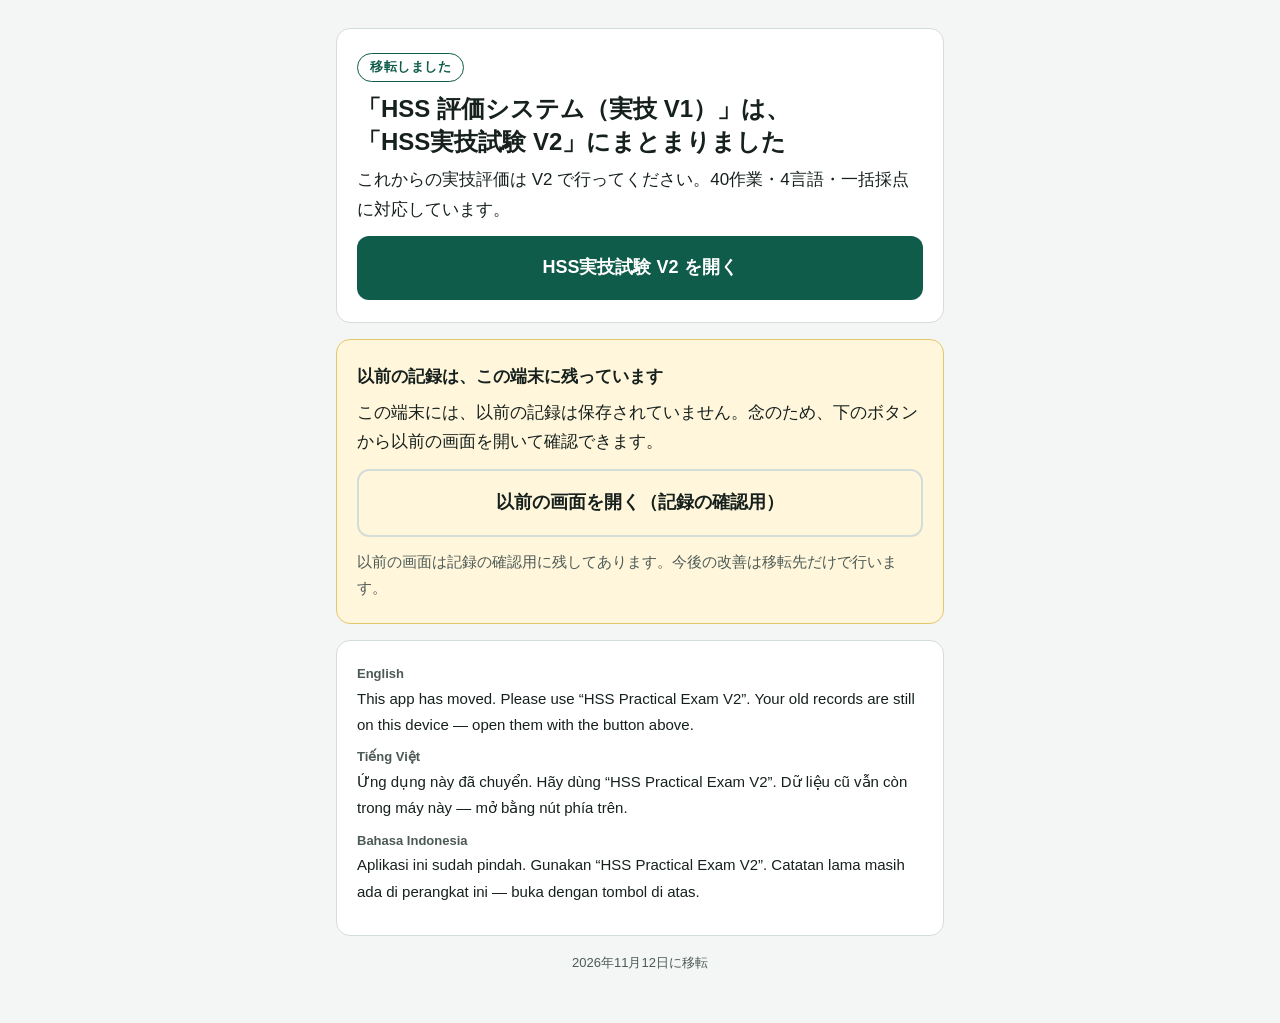
<file: index.html>
<!DOCTYPE html>
<html lang="ja" data-retired="2026-11-12">
<head>
<meta charset="UTF-8">
<meta name="viewport" content="width=device-width, initial-scale=1">
<meta name="robots" content="noindex">
<meta http-equiv="Content-Security-Policy" content="default-src 'none'; style-src 'unsafe-inline'; script-src 'unsafe-inline'; img-src 'self' data:; manifest-src 'self'">
<title>移転しました｜HSS 評価システム（実技 V1）</title>
<style>
:root{--bg:#f4f6f5;--card:#fff;--ink:#16211d;--sub:#4c5a55;--line:#d5ddd9;--main:#0f5c4a;--mainink:#fff;--warn:#fff6dc;--warnline:#e2c86a}
@media (prefers-color-scheme:dark){:root{--bg:#111815;--card:#1a2420;--ink:#eef3f1;--sub:#b3c0bb;--line:#33423c;--main:#3fb594;--mainink:#06231b;--warn:#3a3214;--warnline:#8a7426}}
*{box-sizing:border-box}
body{margin:0;background:var(--bg);color:var(--ink);font-family:-apple-system,BlinkMacSystemFont,"Hiragino Sans","Noto Sans JP","Yu Gothic UI",Meiryo,sans-serif;line-height:1.75;font-size:17px}
main{max-width:640px;margin:0 auto;padding:28px 16px 48px}
.card{background:var(--card);border:1px solid var(--line);border-radius:14px;padding:22px 20px;margin-bottom:16px}
.tag{display:inline-block;font-size:13px;font-weight:700;letter-spacing:.04em;color:var(--main);border:1px solid var(--main);border-radius:999px;padding:2px 12px;margin-bottom:10px}
h1{font-size:24px;line-height:1.4;margin:0 0 6px;text-wrap:balance}
h2{font-size:17px;margin:0 0 6px}
p{margin:0 0 12px}
.sub{color:var(--sub);font-size:15px}
.btn{display:block;width:100%;text-align:center;text-decoration:none;font-weight:700;font-size:18px;border-radius:12px;padding:16px 14px;min-height:56px}
.btn.main{background:var(--main);color:var(--mainink)}
.btn.ghost{background:transparent;color:var(--ink);border:2px solid var(--line)}
.btn:focus-visible{outline:3px solid var(--main);outline-offset:3px}
.keep{background:var(--warn);border-color:var(--warnline)}
.multi p{font-size:15px;margin:0 0 8px}
.multi b{display:block;font-size:13px;color:var(--sub)}
footer{color:var(--sub);font-size:13px;text-align:center}
</style>
</head>
<body>
<main>
  <section class="card">
    <span class="tag">移転しました</span>
    <h1>「HSS 評価システム（実技 V1）」は、「HSS実技試験 V2」にまとまりました</h1>
    <p>これからの実技評価は V2 で行ってください。40作業・4言語・一括採点に対応しています。</p>
    <a class="btn main" href="https://shoichiokada225-sys.github.io/pig-farm-evaluation-v2/" rel="noopener">HSS実技試験 V2 を開く</a>
  </section>
  <section class="card keep">
    <h2>以前の記録は、この端末に残っています</h2>
    <p id="keepmsg">採点の記録・下書きは消えていません。下のボタンから、これまでどおり開いて確認できます。</p>
    <a class="btn ghost" href="legacy.html">以前の画面を開く（記録の確認用）</a>
    <p class="sub" style="margin:12px 0 0">以前の画面は記録の確認用に残してあります。今後の改善は移転先だけで行います。</p>
  </section>
  <section class="card multi">
    <p><b>English</b>This app has moved. Please use “HSS Practical Exam V2”. Your old records are still on this device — open them with the button above.</p>
    <p><b>Tiếng Việt</b>Ứng dụng này đã chuyển. Hãy dùng “HSS Practical Exam V2”. Dữ liệu cũ vẫn còn trong máy này — mở bằng nút phía trên.</p>
    <p><b>Bahasa Indonesia</b>Aplikasi ini sudah pindah. Gunakan “HSS Practical Exam V2”. Catatan lama masih ada di perangkat ini — buka dengan tombol di atas.</p>
  </section>
  <footer>2026年11月12日に移転</footer>
</main>
<script>
// 端末内に記録が残っているかを知らせる（読むだけ。書き換え・削除はしない）
(function(){
  var n = 0;
  try { n = window.localStorage.length; } catch (e) { return; }
  if (n === 0) {
    var el = document.getElementById('keepmsg');
    if (el) el.textContent = 'この端末には、以前の記録は保存されていません。念のため、下のボタンから以前の画面を開いて確認できます。';
  }
})();
</script>
</body>
</html>
</file>
